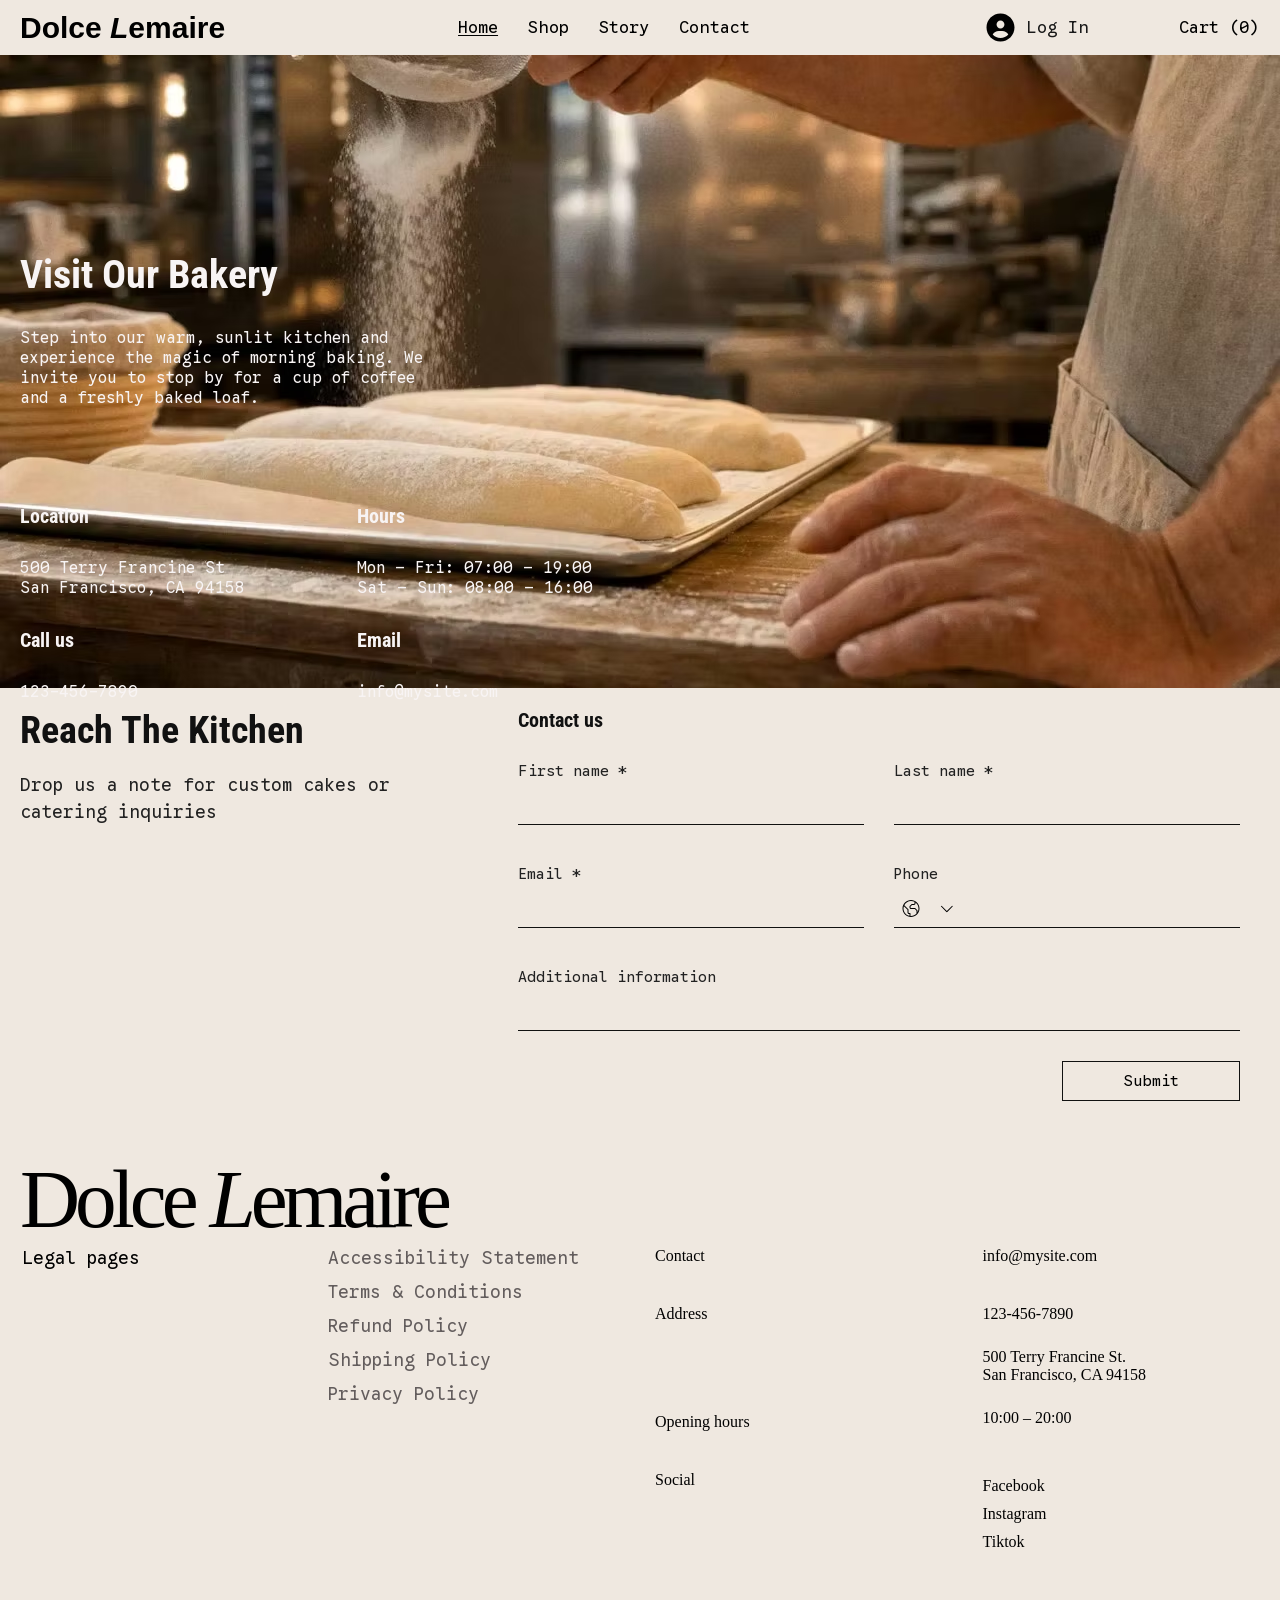
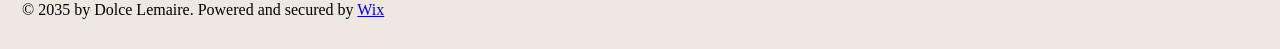
<file: page/contact/index.html>
<!DOCTYPE html>
<html lang="en">
<head>
    <meta charset="UTF-8">
    <meta name="viewport" content="width=device-width, initial-scale=1.0">
    <title>contact</title>
    <link rel="stylesheet" href="./style.css">
    <link rel="stylesheet" href="./style/header.css">
    <link rel="stylesheet" href="../contact/style.css">
    <link rel="stylesheet" href="./style/footer.css">
</head>
<body>
    <header class="header">
    <div class="logo">
      <a href="#">Dolce <span><b>L</b></span>emaire</a>
    </div>

    <nav class="nav-menu">
      <a href="#" class="nav-link active">Home</a>
      <a href="#" class="nav-link">Shop</a>
      <a href="#" class="nav-link">Story</a>
      <a href="#" class="nav-link">Contact</a>
    </nav>
   

    <div class="header-right">
         <div class="log-in">
          <svg xmlns="http://www.w3.org/2000/svg" viewBox="0 0 640 640"><!--!Font Awesome Free v7.3.1 by @fontawesome - https://fontawesome.com License - https://fontawesome.com/license/free Copyright 2026 Fonticons, Inc.--><path d="M463 448.2C440.9 409.8 399.4 384 352 384L288 384C240.6 384 199.1 409.8 177 448.2C212.2 487.4 263.2 512 320 512C376.8 512 427.8 487.3 463 448.2zM64 320C64 178.6 178.6 64 320 64C461.4 64 576 178.6 576 320C576 461.4 461.4 576 320 576C178.6 576 64 461.4 64 320zM320 336C359.8 336 392 303.8 392 264C392 224.2 359.8 192 320 192C280.2 192 248 224.2 248 264C248 303.8 280.2 336 320 336z"/></svg>Log In
         </div>
         <div class="cart">
      <a href="#" class="cart-link">Cart (0)</a>
         </div>
    </div>
    <div class="burger-menu">
    <svg xmlns="http://www.w3.org/2000/svg" viewBox="0 0 640 640"><!--!Font Awesome Free v7.3.1 by @fontawesome - https://fontawesome.com License - https://fontawesome.com/license/free Copyright 2026 Fonticons, Inc.--><path d="M96 160C96 142.3 110.3 128 128 128L512 128C529.7 128 544 142.3 544 160C544 177.7 529.7 192 512 192L128 192C110.3 192 96 177.7 96 160zM96 320C96 302.3 110.3 288 128 288L512 288C529.7 288 544 302.3 544 320C544 337.7 529.7 352 512 352L128 352C110.3 352 96 337.7 96 320zM544 480C544 497.7 529.7 512 512 512L128 512C110.3 512 96 497.7 96 480C96 462.3 110.3 448 128 448L512 448C529.7 448 544 462.3 544 480z"/></svg>
    </div>
    
  </header>

    <main class="main">
        <section class="bakery-image">
  <div class="bakery-kitchen">
    <img src="./image/სამზარეულო..avif" alt="kitchen">
  </div>
  
  <div class="bakery-content">
    <div class="bakery-content-header">
        <h1 class="content-title">Visit Our Bakery</h1>
        <p class="content-paragraph">Step into our warm, sunlit kitchen and  <br>experience the magic of morning baking. We <br> invite you to stop by for a cup of coffee <br> and a freshly baked loaf.</p>
        
    </div>
  <div class="contents">
   <div class="bakery-content-left">
    <h3 class="lacation">Location</h3>
    <p class="address-1">500 Terry Francine St <br>San Francisco, CA 94158</p>
    <h3 class="callus">Call us</h3>
    <p class="phone-1">123-456-7890</p>
    </div>

   
  <div class="bakery-content-right">
    <h3 class="hour">Hours</h3>
    <p class="times">Mon – Fri: 07:00 – 19:00 <br>Sat – Sun: 08:00 – 16:00</p>
    <h3 class="mail">Email</h3>
    <p class="mysite">info@mysite.com</p>
  </div>
  </div>

  </div>
</section>
<section class="reach-kitchen-section">
    
<div class="reach-left">
  <h2>Reach The Kitchen</h2>
  <p>Drop us a note for custom cakes or <br> catering inquiries</p>
 </div>

   
 <div class="reach-right">
   <h3>Contact us</h3>
        
  <form>
          
   <div class="form-row">
     <div class="form-group">
       <label for="firstname">First name *</label>
        <input type="text" id="firstname" required>
     </div>
      <div class="form-group">
       <label for="lastname">Last name *</label>
          <input type="text" id="lastname" required>
      </div>
  </div>

          
  <div class="form-row">
    <div class="form-group">
     <label for="email">Email *</label>
        <input type="email" id="email" required>
     </div>
     <div class="form-group phone-group">
       <label for="phone">Phone</label>
        <div class="phone-input-wrapper">
          <svg viewBox="0 0 24 24" fill="currentColor" width="24" height="24"><path fill-rule="evenodd" d="M11.5,19 C11.331,19 11.166,18.985 11,18.975 L11,16.5 C11,16.224 10.776,16 10.5,16 L9.5,16 C9.224,16 9,15.775 9,15.5 L9,12.5 C9,12.366 8.947,12.238 8.852,12.145 L4.804,8.14 C6.04,5.688 8.573,4 11.5,4 C12.76,4 13.946,4.315 14.989,4.866 L15,6.497 C15.001,6.631 14.949,6.757 14.855,6.853 C14.76,6.947 14.634,7 14.5,7 L12.339,7 C12.207,7 12.08,7.053 11.986,7.146 L10.146,8.983 C10.053,9.077 10,9.204 10,9.337 L10,10.5 C10,11.325 10.672,11.999 11.499,12 L15.293,12 L17,13.707 L17,16.582 C15.629,18.064 13.674,19 11.5,19 M4,11.5 C4,10.673 4.14,9.879 4.388,9.135 L8,12.709 L8,15.5 C8,16.327 8.673,17 9.5,17 L10,17 L10,18.849 C6.581,18.152 4,15.122 4,11.5 M19,11.5 C19,12.856 18.632,14.127 18,15.226 L18,13.5 C18,13.367 17.947,13.24 17.854,13.146 L15.854,11.146 C15.76,11.053 15.633,11 15.5,11 L11.5,11 C11.224,11 11,10.775 11,10.5 L11,9.544 L12.546,8 L14.5,8 C14.902,8 15.281,7.843 15.564,7.557 C15.848,7.271 16.003,6.892 16,6.49 L15.993,5.51 C17.814,6.879 19,9.051 19,11.5 M11.5,3 C6.813,3 3,6.813 3,11.5 C3,16.187 6.813,20 11.5,20 C16.187,20 20,16.187 20,11.5 C20,6.813 16.187,3 11.5,3"></path></svg>
          <svg viewBox="0 0 20 20" fill="currentColor" width="20" height="20"><path fill-rule="evenodd" d="M15.6478199,6.64528691 L16.3549267,7.35239369 L11.0627131,12.6461801 L11.0652534,12.6489483 L10.3581467,13.356055 L10.3557131,13.3531801 L10.3548199,13.3549267 L9.64771309,12.6478199 L9.64771309,12.6451801 L4.35471309,7.35228691 L5.06181987,6.64518013 L10.3547131,11.9381801 L15.6478199,6.64528691 Z"></path></svg>
           <input type="tel" id="phone">
        </div>
      </div>
     </div>

        
    <div class="form-row full-width">
      <div class="form-group">
       <label for="additional">Additional information</label>
        <input type="text" id="additional">
      </div>
    </div>

      
     <div class="form-submit">
      <button type="submit">Submit</button>
     </div>
  </form>
</div>
</section>

    </main>


    <footer class="footer">
  <div class="footer-container">
      <div class="footer-logo">
         <h2>Dolce <span><i>L</i></span>emaire</h2>
      </div>

    <div class="footer-content">
      
      <div class="footer-column">
        <h3 class="column-title">Legal pages</h3>
      </div>

      
      <div class="footer-column-links-column">
        <p>Accessibility Statement</p>
        <p>Terms & Conditions</p>
        <p>Refund Policy</p>
        <p>Shipping Policy</p>
        <p>Privacy Policy</p>
      </div>

      
      <div class="footer-column-labels-column">
        <p class="contact">Contact</p>
        <p class="address-label">Address</p>
        <p class="hours-label">Opening hours</p>
        <p class="social-label">Social</p>
      </div>

    
      <div class="footer-column-details-column">
        <p class="mysite">info@mysite.com</p>
        
        <p class="phone">123-456-7890</p>
        
        <p class="address">
          500 Terry Francine St.<br>
          San Francisco, CA 94158
        </p>
        
        <p class="hours">10:00 – 20:00</p>
        
        <div class="social-links">
          <p>Facebook</p>
          <p>Instagram</p>
          <p>Tiktok</p>
        </div>
      </div>

    </div>

    
    <div class="footer-bottom">
      <p>© 2035 by Dolce Lemaire. Powered and secured by <a href="#" class="copyright-link">Wix</a></p>
    </div>
    


  </div>
</footer>
    
</body>
</html>
</file>
<file: page/contact/style.css>
@font-face {
    font-family:google sans code;
    src: url(./fonts/GoogleSansCode-VariableFont_MONO\,wght.ttf);
}  
@font-face {
  font-family: roboto;
  src: url(./fonts/Roboto_Condensed-Bold.ttf);
}

*{
    margin:0;
    padding: 0;
    box-sizing: border-box;
    list-style-type: none;
}

html, body{
   overflow-x: hidden;
   height: auto;
   background-color: rgb(239, 232, 224);
}
.bakery-kitchen img{
   display: block;
   width: 100%;
   height: auto;
   object-fit: cover;
}
.content-header{
    display: flex;
    flex-direction: column;
    
}
.content-title{
    font-family: roboto;
    font-size: 40px;
    margin-bottom: 30px;
}
.content-paragraph{
    font-family: google sans code;
    font-size: 18px;
    font-weight: normal;
}
.bakery-content h3{
    font-family: roboto;
    font-size: 20px;
    
}
.bakery-content p{
    font-family: google sans code;
    font-size: 16px;
    font-weight: normal;
}
.bakery-content{
    display: flex;
    flex-direction: column;
    gap:6rem;
    margin-left: 20px;
    
}
.contents{
    display: flex;
    gap:7rem;
    margin-bottom: 30px;
    
}
.bakery-content-left, .bakery-content-right{
    display: flex;
    flex-direction: column;
    gap:30px;  
}


.bakery-kitchen{
    position: relative;
    width: 100%;
}
.bakery-content{
  position: absolute;
  color: rgb(248, 244, 244);
  bottom: 0;
  left: 0;
  width: 100%;
  display: flex;
  flex-direction: column;
  margin-bottom:8rem; 
  
}

.reach-kitchen-section {
    display: flex;
    justify-content: space-between;
    gap: 8rem;
    padding: 20px 40px 50px 20px;
    font-family: google sans code;
    
}


.reach-left {
    display: flex;
    flex-direction: column;

}

.reach-left h2 {
    font-family: 'Roboto', sans-serif;
    font-size: 38px;
    font-weight: bold;
    margin-bottom: 20px;
    color: #111;
}

.reach-left p {
    font-size: 18px;
    line-height: 1.5;
    color: #222;
}

.reach-right {
    flex: 1.5;
} 

.reach-right h3 {
    font-family: 'Roboto', sans-serif;
    font-size: 20px;
    margin-bottom: 30px;
    color: #111;
}


.form-row {
    display: flex;
    gap: 30px;
    margin-bottom: 40px;
}

.form-row.full-width {
    margin-bottom: 30px;
}


.form-group {
    display: flex;
    flex-direction: column;
     flex: 1; 
    position: relative;
}


.form-group label {
    font-size: 15px;
    color: #222;
    margin-bottom: 8px;
}

.form-group input {
    background: transparent;
    border: none;
    border-bottom: 1px solid #111;
    padding: 8px 0;
    font-size: 16px;
    outline: none;
    color: #111;
    font-family: inherit;
}


.phone-input-wrapper {
    display: flex;
    align-items: center;
    border-bottom: 1px solid #111;
}

.phone-input-wrapper input {
    border-bottom: none;
    flex: 1;
}




.form-submit {
    display: flex;
    justify-content: flex-end;
    margin-top: 20px;
}

.form-submit button {
    background: transparent;
    border: 1px solid #111;
    padding: 10px 60px;
    font-size: 15px;
    font-family: inherit;
    cursor: pointer;
   
}

.form-submit button:hover {
    background: #111;
    color: #f4efe6;
}


@media (max-width:1130px){
    .nav-menu, .log-in{
        display: none;
    }
   .burger-menu{
    display: block;
   }
   .contents{
    flex-direction: column;
    gap: 4px;
   }
   .bakery-content h1{
    font-size: 25px;
   }
   .bakery-content p{
    font-size: 13px;
   }
   .bakery-content h3{
    font-size: 15px;
   }
   .reach-left h2{
     font-size: 20px;
   }
   .reach-left p{
    font-size: 13px;
   }
   .footer .footer-content{
        grid-template-columns: repeat(3, 1fr);
        }
        .footer-column-links-column p{
        font-size:14px ;
    }
    
}


@media (max-width:1040px){
    .reach-left h2{
        font-size: 20px;
    }
    .reach-left p{
        font-size: 13px;
    }
     .footer .footer-content{
        grid-template-columns: repeat(2, 1fr);
    }
     .footer-column-links-column p{
        font-size:13px ;
    }   
}


@media (max-width: 950px){
    .header .logo a{
        font-size: 20px;
        letter-spacing: -1.5px;
    }
    .header .cart, .header-right{
        font-size: 11px;  
        letter-spacing: -1.5px;      
    }
    .burger-menu svg{
        width: 18px;
        
    }
     .reach-kitchen-section{
        flex-direction: column;
        gap:35px;
     }
    
    .bakery-content p{
        font-size: 12px;
        letter-spacing: -0.2px;
    }
    .bakery-content h1{
        font-weight: 100;
        letter-spacing: -1.5px;
    }
    .footer .footer-content{
        grid-template-columns: 1fr;
        gap: 8px;
        margin-left: 15px;
        font-size: 13px;
    }
     .footer-content .footer-column-links-column{
        font-size: 14px;
    } 
     .footer-content .footer-column{
        font-size: 15px;
        letter-spacing: -1.5px;
    }
    .footer .footer-logo h2{
        font-weight: 200;
        letter-spacing: 1px; 
    } 
}
@media (max-width:650px){
    .form-row{
        display: flex;
        flex-direction: column;
    }
    .reach-left h2{
        font-size: 18px;
    }
    .reach-left p{
        letter-spacing: -1px;
    }
    .reach-right h3{
        font-size: 16px;
    }
    .form-submit button{
        margin-right: auto;
        padding: 10px 100px;
    }
}
</file>
<file: page/contact/style/header.css>
header{
    display: flex;
    justify-content: space-between;
    align-items: center;
    padding: 10px 20px;
    width: 100%;
    color: #1A1A1A;
    font-family: google sans code, sans-serif;    
}

.header a{
    color:black;
    text-decoration: none;
}

.logo a{

    font-size: 30px; 
    font-weight: bold;
    font-family: 'Franklin Gothic Medium', 'Arial Narrow', Arial, sans-serif;   
}

.logo span{
    font-style: italic;
    font-weight: 400;
}

.nav-menu{
    display: flex;
    gap: 30px; 
      
}

.nav-link, .header-right{
    font-size: 17px;
    
}   
.nav-link.active{
    text-decoration: underline;
    text-underline-offset: 2px;
}

.header-right{
    display: flex;
    gap: 90px;
    align-items: center; 
}
.burger-menu{
  display: none;
}
.log-in{
  display: flex;
  gap:8px;
  align-items: center;
}

svg{
    width: 35px;
}
</file>
<file: page/contact/style/footer.css>
.footer-logo h2{
  font-size: 6.5vw;
  font-weight: 400;
  margin-left: 20px;
  letter-spacing: -5px;
  
}
.footer-content{
  display: grid;
  grid-template-columns: repeat(4, 1fr);
  gap:30px;
  margin-bottom: 50px;
  
}
.column-title{
  font-family: google sans code;
  font-size: 18px;
  font-weight: normal;
  margin-left: 22px;
}
.footer-column-links-column{
  display: flex;
  flex-direction: column;
  gap:12px;
  font-size: 18px;
  font-family: google sans code;
  color:#635d5d;
  
}
.footer-column-labels-column{
  color: black;
}
.contact, .hours-label, .mysite{
  margin-bottom: 40px;
}
.address-label{
  margin-bottom: 90px;
}
.phone, .address{
  margin-bottom: 25px;
}
.hours{
  margin-bottom: 50px;
}
.social-links{
  display: flex;
  flex-direction: column;
  gap: 10px;
}
.address{
  display: flex;
  flex-direction: column;
  gap:9px;
}


.footer-bottom{
  margin: 30px 22px;  
}
</file>
